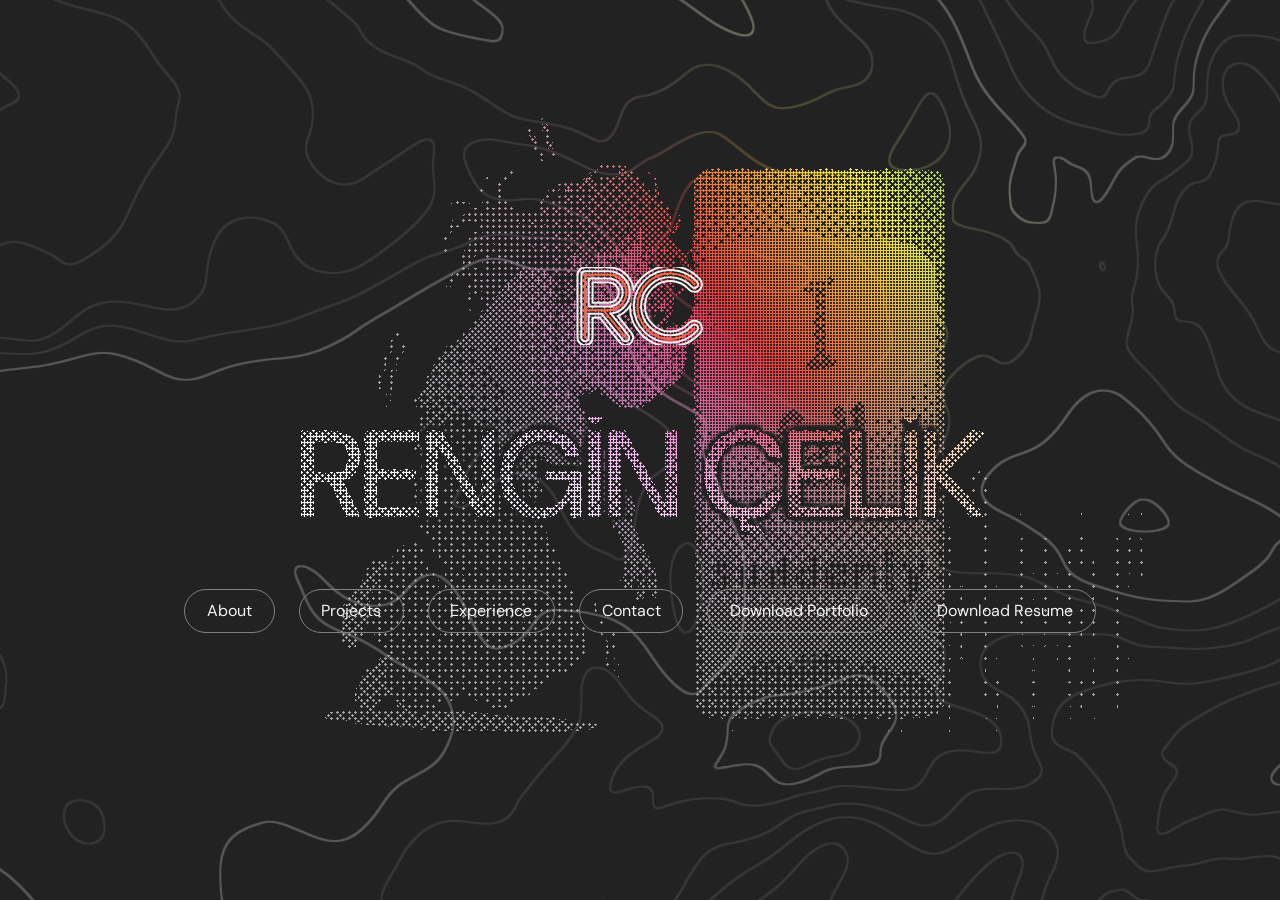
<file: index.html>
<!doctype html>
<html lang="en">
  <head>
    <meta charset="utf-8" />
    <meta name="viewport" content="width=device-width, initial-scale=1" />
    <title>Rengin Çelik</title>
    <meta name="description" content="Rengin Çelik, junior software developer. C++ and JavaScript projects built end to end: a bilingual web app with a serverless API, a real-time simulation app in the browser and a C++ engine compiled to WebAssembly." />
    <meta name="theme-color" content="#222222" />
    <link rel="icon" href="favicon.svg" type="image/svg+xml" />

    <link rel="preconnect" href="https://fonts.googleapis.com" />
    <link rel="preconnect" href="https://fonts.gstatic.com" crossorigin />
    <link
      href="https://fonts.googleapis.com/css2?family=DM+Mono:wght@400;500&family=DM+Sans:opsz,wght@9..40,400;9..40,500;9..40,600&display=swap"
      rel="stylesheet" />
	  

    <link rel="stylesheet" href="css/tokens.css" />
    <link rel="stylesheet" href="css/base.css" />
    <link rel="stylesheet" href="css/components.css" />
	  <link rel="stylesheet" href="css/desktop.css" />
  
  </head>

  <body id="top">
    <a class="skip-link" href="#main">Skip to content</a>
	
	<div id="desktop"></div>

	
	<script type="module" src="js/main.js"></script>
	
	<noscript>
		<p class="noscript">This site needs JavaScript to show its content.</p>
	</noscript>
  </body>
</html>
</file>
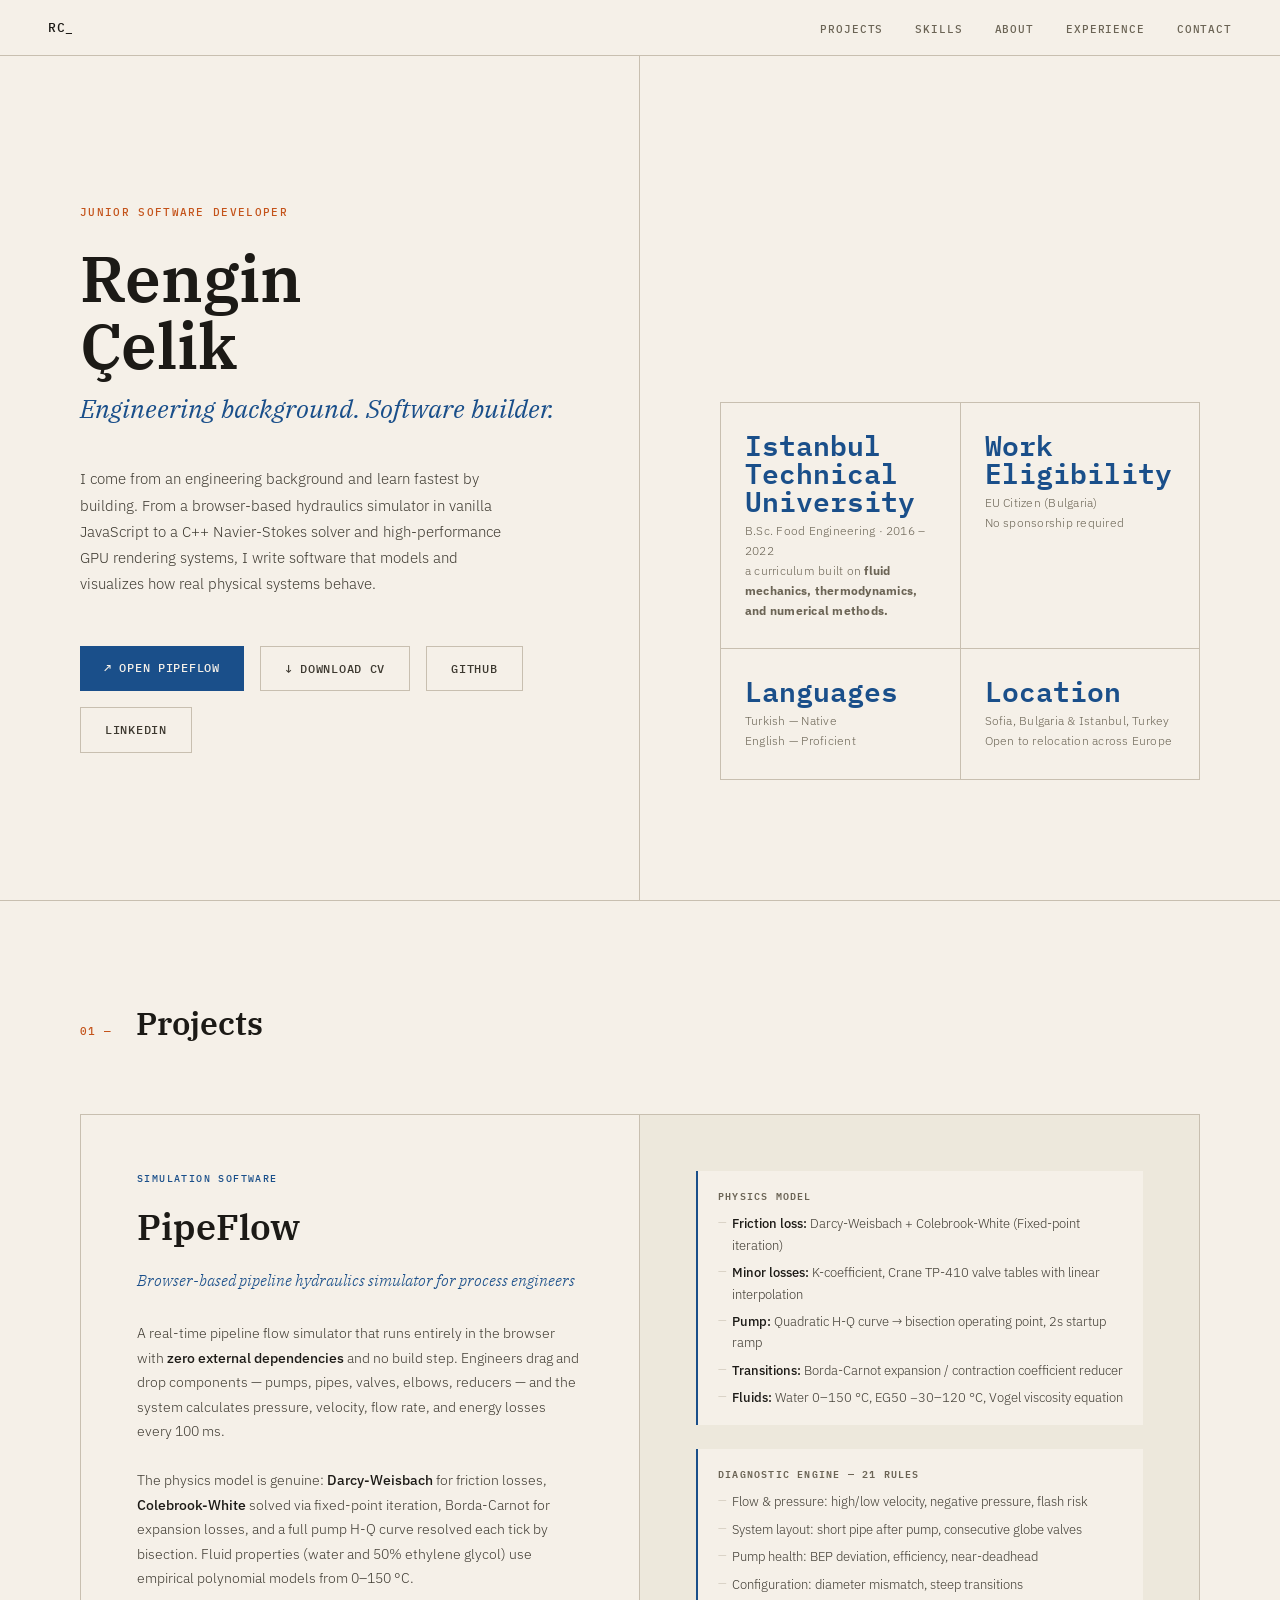
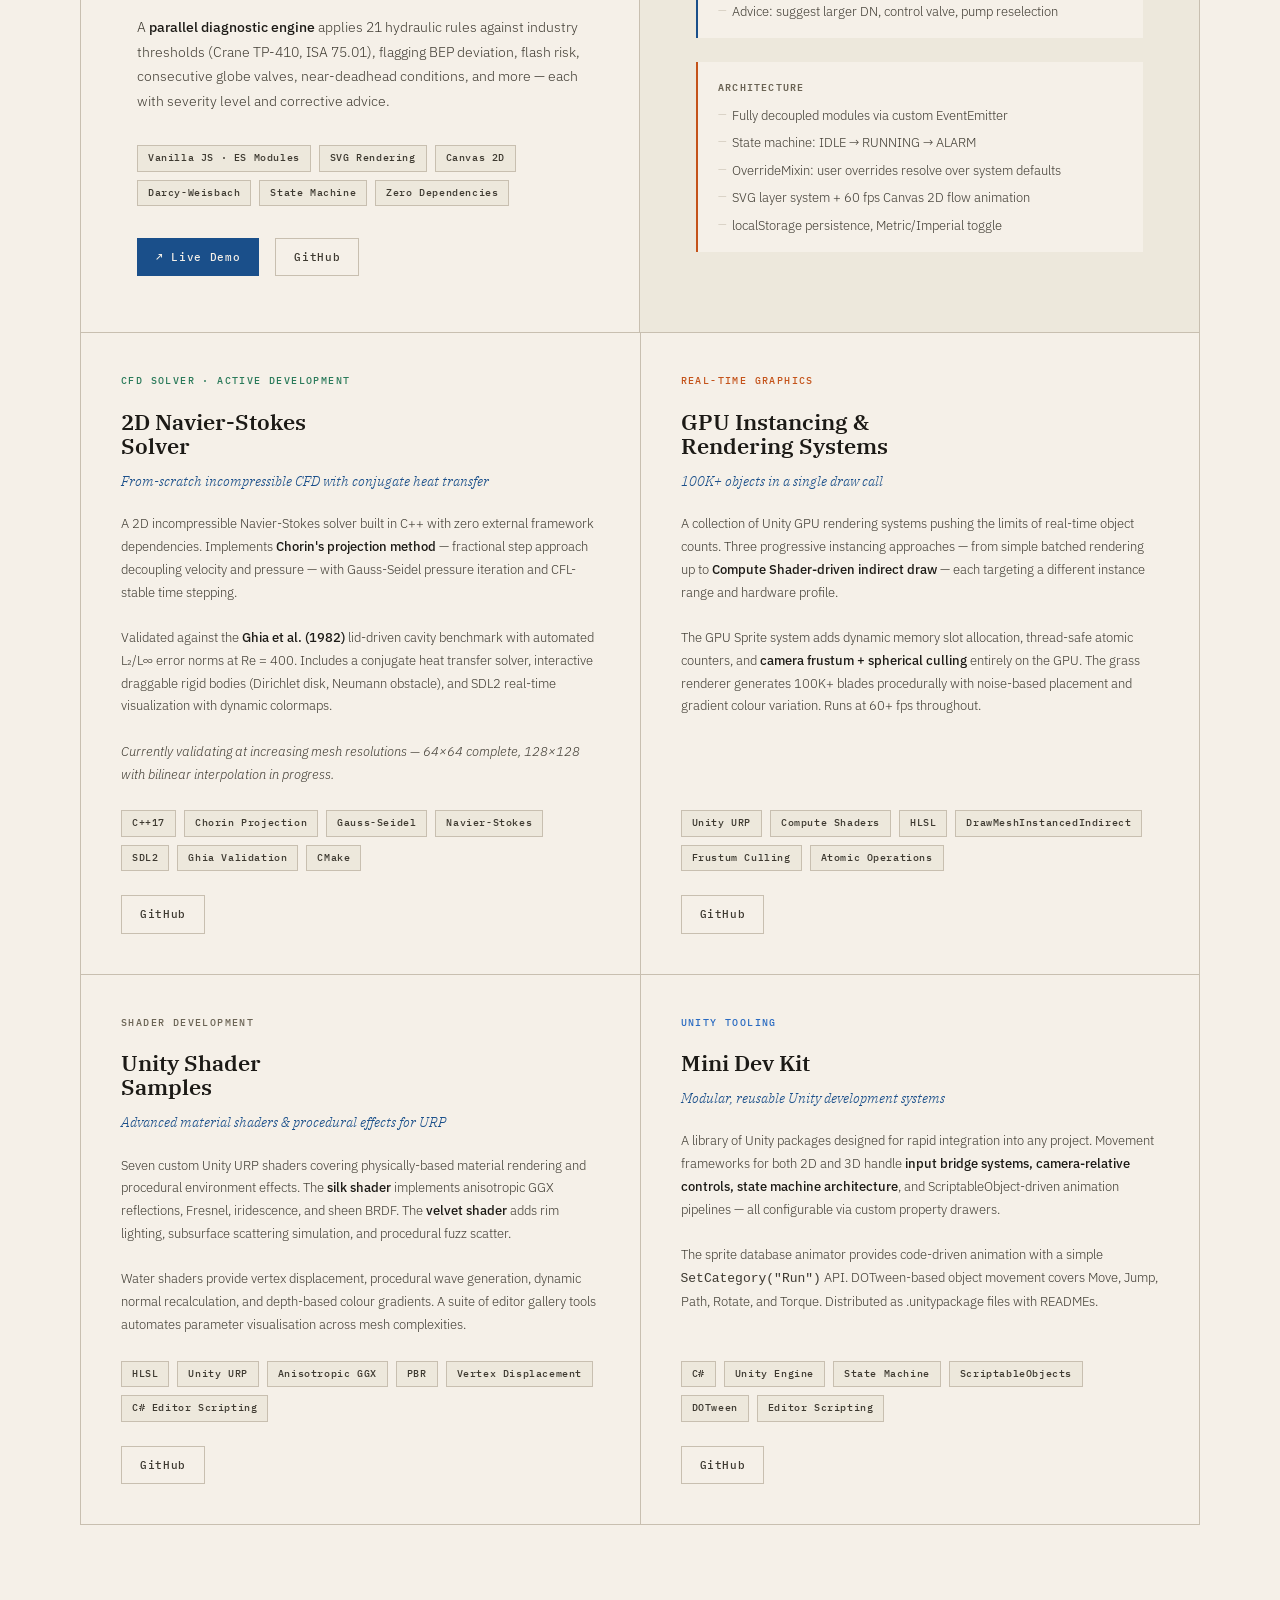
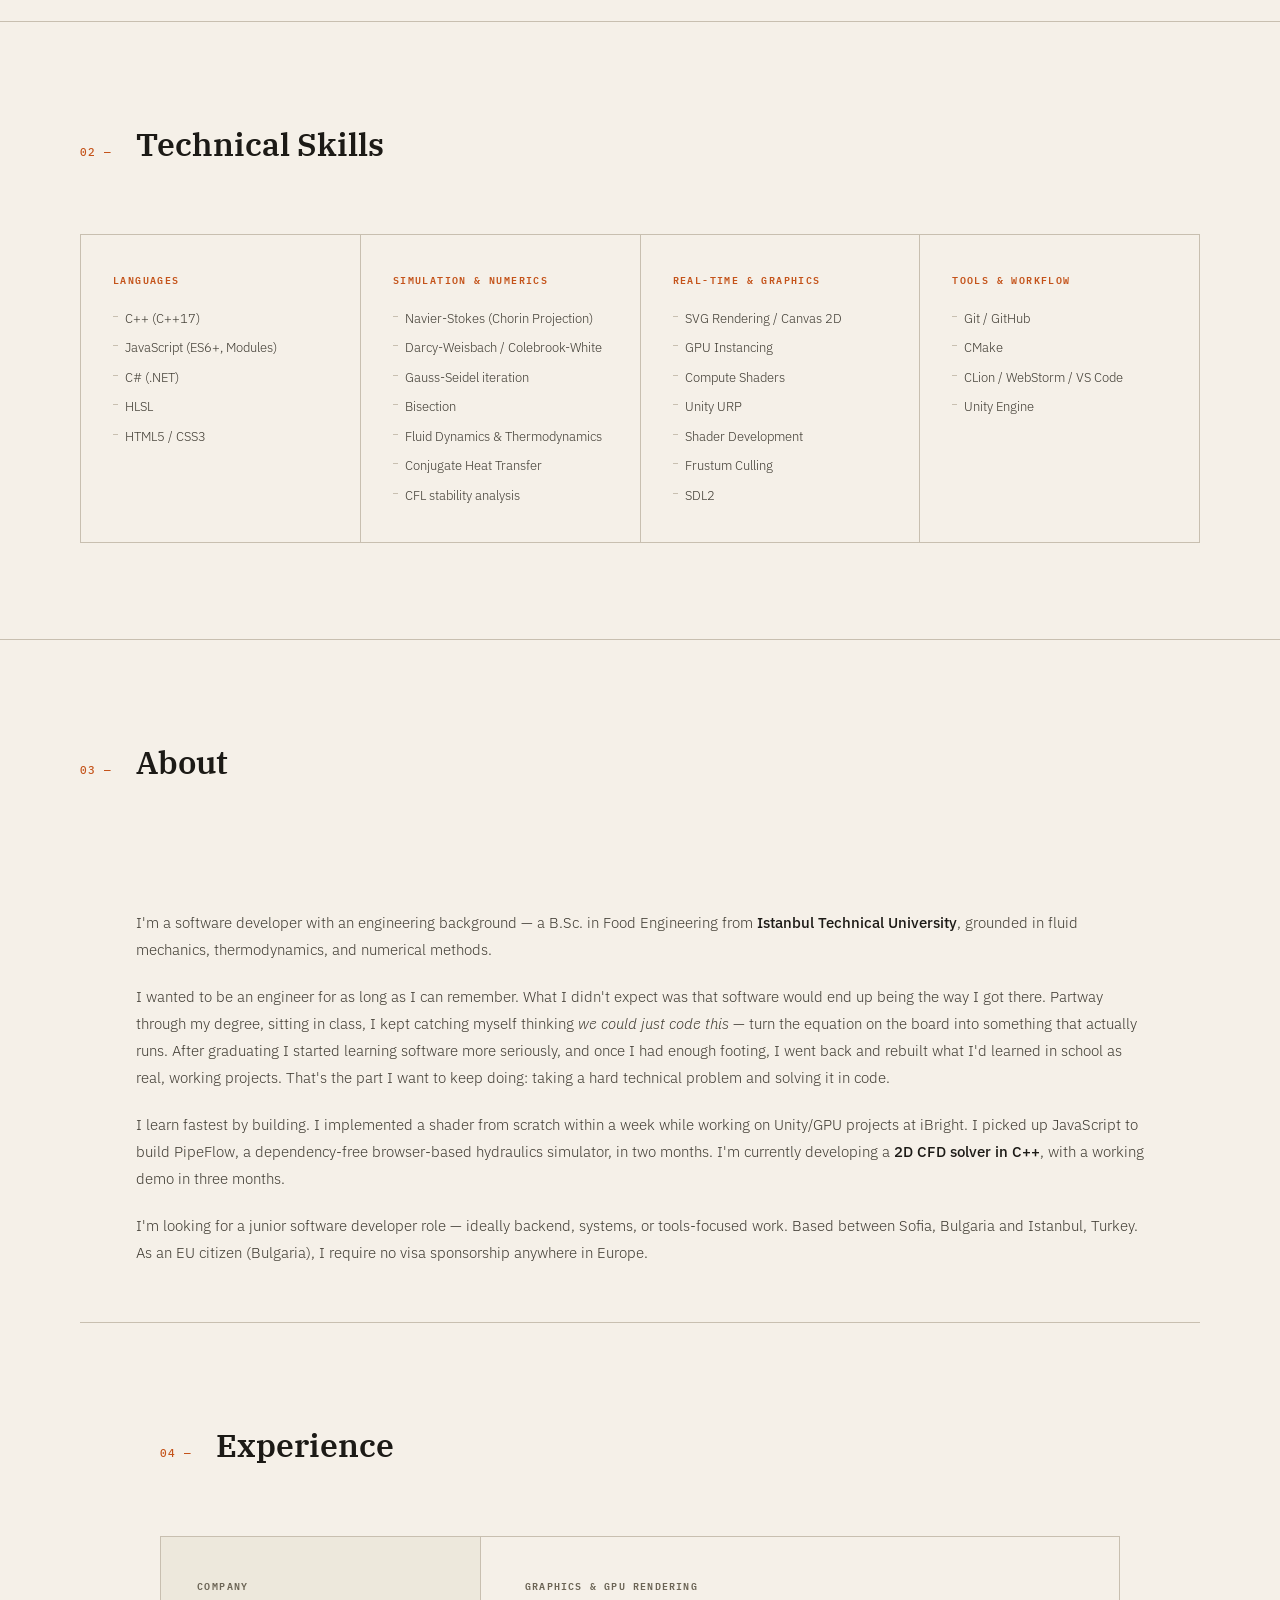
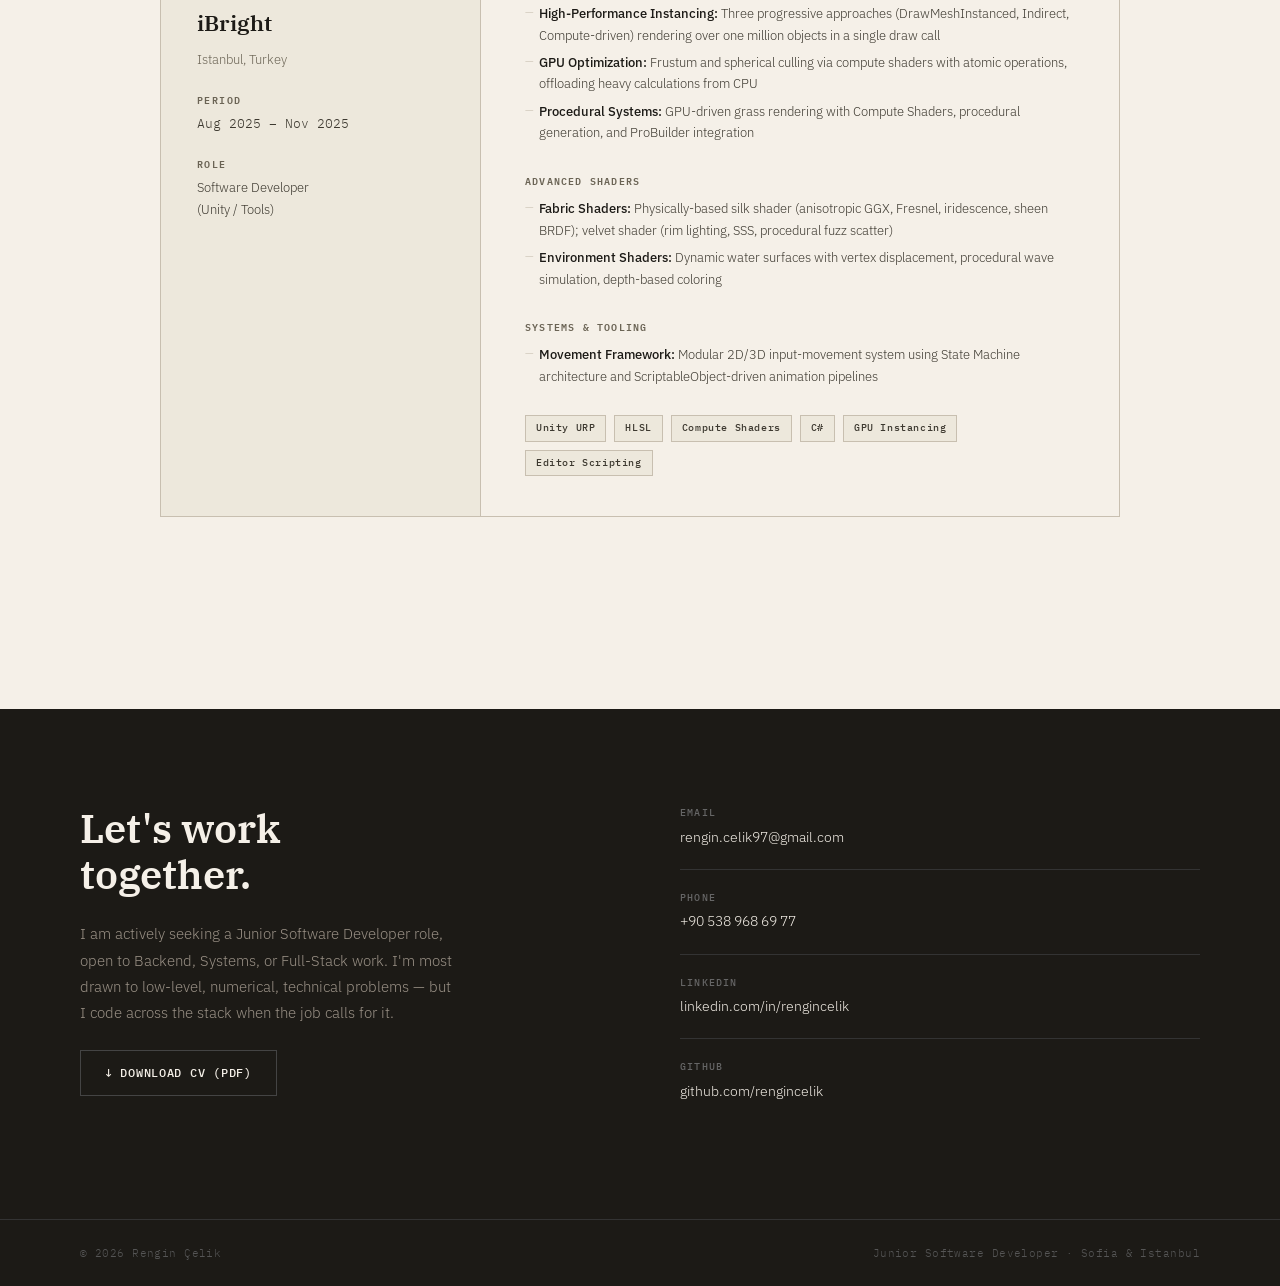
<file: index-old.html>
<!DOCTYPE html>
<html lang="en">
<head>
	<meta charset="UTF-8">
	<meta name="viewport" content="width=device-width, initial-scale=1.0">
	<title>Rengin Çelik — Junior Software Developer</title>
	<link href="https://fonts.googleapis.com/css2?family=IBM+Plex+Mono:ital,wght@0,400;0,500;0,600;1,400&family=IBM+Plex+Sans:ital,wght@0,300;0,400;0,500;0,600;1,300&family=IBM+Plex+Serif:ital,wght@0,400;0,600;1,400&display=swap" rel="stylesheet">
	<style>
		:root {
			--cream: #F5F0E8;
			--cream-dark: #EDE8DC;
			--cream-mid: #E8E0D0;
			--ink: #1C1A16;
			--ink-mid: #3D3930;
			--ink-light: #6B6455;
			--blue: #1A4F8A;
			--blue-light: #2A6BC2;
			--blue-pale: #D4E3F5;
			--orange: #C4531A;
			--orange-light: #E8763A;
			--orange-pale: #FAE8DC;
			--rule: #C8BFB0;
		}
		
		* { margin: 0; padding: 0; box-sizing: border-box; }
		html { scroll-behavior: smooth; }
		body {
			background: var(--cream);
			color: var(--ink);
			font-family: 'IBM Plex Sans', sans-serif;
			font-weight: 300;
			line-height: 1.65;
			overflow-x: hidden;
		}
		
		nav {
			position: fixed; top: 0; left: 0; right: 0; z-index: 100;
			background: var(--cream); border-bottom: 1px solid var(--rule);
			display: flex; justify-content: space-between; align-items: center;
			padding: 0 48px; height: 56px;
		}
		.nav-logo {
			font-family: 'IBM Plex Mono', monospace; font-size: 13px; font-weight: 500;
			color: var(--ink); letter-spacing: 0.04em; text-decoration: none;
		}
		.nav-links { display: flex; gap: 32px; list-style: none; }
		.nav-links a {
			font-family: 'IBM Plex Mono', monospace; font-size: 11px; font-weight: 500;
			color: var(--ink-light); text-decoration: none; letter-spacing: 0.08em;
			text-transform: uppercase; transition: color 0.2s;
		}
		.nav-links a:hover { color: var(--blue); }
		
		.hero {
			min-height: 100vh; display: grid; grid-template-columns: 1fr 1fr; padding-top: 56px;
		}
		.hero-left {
			display: flex; flex-direction: column; justify-content: center;
			padding: 80px 64px 80px 80px; border-right: 1px solid var(--rule);
		}
		.hero-tag {
			font-family: 'IBM Plex Mono', monospace; font-size: 11px; font-weight: 500;
			color: var(--orange); letter-spacing: 0.12em; text-transform: uppercase; margin-bottom: 24px;
		}
		.hero-name {
			font-family: 'IBM Plex Serif', serif; font-size: clamp(40px, 5vw, 64px);
			font-weight: 600; line-height: 1.05; color: var(--ink); margin-bottom: 8px;
		}
		.hero-title {
			font-family: 'IBM Plex Serif', serif; font-size: clamp(18px, 2.5vw, 26px);
			font-weight: 400; font-style: italic; color: var(--blue); margin-bottom: 36px;
		}
		.hero-bio {
			font-size: 15px; color: var(--ink-mid); line-height: 1.75;
			max-width: 440px; margin-bottom: 48px;
		}
		.hero-bio strong { font-weight: 500; color: var(--ink); }
		.hero-actions { display: flex; gap: 16px; flex-wrap: wrap; }
		.btn-primary {
			display: inline-block; background: var(--blue); color: var(--cream);
			font-family: 'IBM Plex Mono', monospace; font-size: 12px; font-weight: 500;
			letter-spacing: 0.06em; text-transform: uppercase; text-decoration: none;
			padding: 12px 24px; transition: background 0.2s, transform 0.15s;
		}
		.btn-primary:hover { background: var(--blue-light); transform: translateY(-1px); }
		.btn-secondary {
			display: inline-block; border: 1px solid var(--rule); color: var(--ink-mid);
			font-family: 'IBM Plex Mono', monospace; font-size: 12px; font-weight: 500;
			letter-spacing: 0.06em; text-transform: uppercase; text-decoration: none;
			padding: 12px 24px; transition: border-color 0.2s, color 0.2s, transform 0.15s;
		}
		.btn-secondary:hover { border-color: var(--blue); color: var(--blue); transform: translateY(-1px); }
		.hero-right { display: flex; flex-direction: column; justify-content: flex-end; padding: 80px; }
		.hero-stats {
			display: grid; grid-template-columns: 1fr 1fr; gap: 1px;
			background: var(--rule); border: 1px solid var(--rule); margin-bottom: 40px;
		}
		.stat-item { background: var(--cream); padding: 28px 24px; }
		.stat-num {
			font-family: 'IBM Plex Mono', monospace; font-size: 28px; font-weight: 600;
			color: var(--blue); line-height: 1; margin-bottom: 6px;
		}
		.stat-label { font-size: 12px; color: var(--ink-light); letter-spacing: 0.02em; }
		
		.section { padding: 96px 80px; border-top: 1px solid var(--rule); }
		.section-header { display: flex; align-items: baseline; gap: 24px; margin-bottom: 64px; }
		.section-num {
			font-family: 'IBM Plex Mono', monospace; font-size: 11px; font-weight: 500;
			color: var(--orange); letter-spacing: 0.1em;
		}
		.section-title { font-family: 'IBM Plex Serif', serif; font-size: 32px; font-weight: 600; color: var(--ink); }
		
		.projects-grid { display: grid; gap: 1px; background: var(--rule); border: 1px solid var(--rule); }
		.project-featured { background: var(--cream); display: grid; grid-template-columns: 1fr 1fr; }
		.project-featured-left {
			padding: 56px; border-right: 1px solid var(--rule); display: flex; flex-direction: column;
		}
		.project-kind {
			font-family: 'IBM Plex Mono', monospace; font-size: 10px; font-weight: 500;
			letter-spacing: 0.14em; text-transform: uppercase; margin-bottom: 20px;
		}
		.project-kind.kind-sim    { color: var(--blue); }
		.project-kind.kind-cfd    { color: #2A7A5A; }
		.project-kind.kind-gpu    { color: var(--orange); }
		.project-kind.kind-shader { color: var(--ink-light); }
		.project-kind.kind-tool   { color: var(--blue-light); }
		
		.project-name {
			font-family: 'IBM Plex Serif', serif; font-size: 36px; font-weight: 600;
			line-height: 1.1; color: var(--ink); margin-bottom: 20px;
		}
		.project-tagline {
			font-family: 'IBM Plex Serif', serif; font-style: italic;
			font-size: 16px; color: var(--blue); margin-bottom: 28px;
		}
		.project-desc { font-size: 14px; color: var(--ink-mid); line-height: 1.75; flex: 1; margin-bottom: 32px; }
		.project-desc strong { font-weight: 500; color: var(--ink); }
		.project-tech { display: flex; flex-wrap: wrap; gap: 8px; margin-bottom: 32px; }
		.tech-pill {
			font-family: 'IBM Plex Mono', monospace; font-size: 10px; font-weight: 500;
			letter-spacing: 0.06em; padding: 4px 10px;
			background: var(--cream-dark); color: var(--ink-mid); border: 1px solid var(--rule);
		}
		.project-links { display: flex; gap: 16px; flex-wrap: wrap; }
		.project-link {
			font-family: 'IBM Plex Mono', monospace; font-size: 11px; font-weight: 500;
			letter-spacing: 0.06em; text-decoration: none; padding: 9px 18px;
			border: 1px solid var(--rule); color: var(--ink-mid); transition: all 0.2s;
		}
		.project-link:hover { border-color: var(--blue); color: var(--blue); background: var(--blue-pale); }
		.project-link.primary { background: var(--blue); color: var(--cream); border-color: var(--blue); }
		.project-link.primary:hover { background: var(--blue-light); border-color: var(--blue-light); }
		
		.project-featured-right {
			padding: 56px; background: var(--cream-dark); display: flex; flex-direction: column; gap: 24px;
		}
		.spec-block { border-left: 2px solid var(--blue); padding: 16px 20px; background: var(--cream); }
		.spec-block.orange { border-left-color: var(--orange); }
		.spec-block.green  { border-left-color: #2A7A5A; }
		.spec-title {
			font-family: 'IBM Plex Mono', monospace; font-size: 10px; font-weight: 600;
			letter-spacing: 0.12em; text-transform: uppercase; color: var(--ink-light); margin-bottom: 10px;
		}
		.spec-items { list-style: none; display: flex; flex-direction: column; gap: 6px; }
		.spec-items li {
			font-size: 13px; color: var(--ink-mid); padding-left: 14px; position: relative;
		}
		.spec-items li::before { content: '—'; position: absolute; left: 0; color: var(--rule); font-size: 11px; }
		.spec-items li strong { font-weight: 500; color: var(--ink); }
		
		/* 2×2 secondary grid */
		.projects-secondary {
			display: grid; grid-template-columns: repeat(2, 1fr); gap: 1px; background: var(--rule);
		}
		.project-card { background: var(--cream); padding: 40px; display: flex; flex-direction: column; transition: background 0.2s; }
		.project-card:hover { background: var(--cream-dark); }
		.project-card .project-name { font-size: 22px; margin-bottom: 12px; }
		.project-card .project-tagline { font-size: 14px; margin-bottom: 20px; }
		.project-card .project-desc { font-size: 13px; margin-bottom: 24px; }
		.project-card .project-tech { margin-bottom: 24px; }
		.project-card .project-links { margin-top: auto; }
		
		.skills-grid {
			display: grid; grid-template-columns: repeat(4, 1fr);
			gap: 1px; background: var(--rule); border: 1px solid var(--rule);
		}
		.skill-group { background: var(--cream); padding: 36px 32px; }
		.skill-group-title {
			font-family: 'IBM Plex Mono', monospace; font-size: 10px; font-weight: 600;
			letter-spacing: 0.14em; text-transform: uppercase; color: var(--orange); margin-bottom: 20px;
		}
		.skill-list { list-style: none; display: flex; flex-direction: column; gap: 8px; }
		.skill-list li { font-size: 13px; color: var(--ink-mid); padding-left: 12px; position: relative; }
		.skill-list li::before {
			content: ''; position: absolute; left: 0; top: 8px; width: 5px; height: 1px; background: var(--rule);
		}
		
		.about-main { background: var(--cream); padding: 56px; }
		.about-main p { font-size: 15px; color: var(--ink-mid); line-height: 1.8; margin-bottom: 20px; }
		.about-main p:last-child { margin-bottom: 0; }
		.about-main strong { font-weight: 500; color: var(--ink); }
		
		.contact-section {
			background: var(--ink); padding: 96px 80px;
			display: grid; grid-template-columns: 1fr 1fr; gap: 80px;
		}
		.contact-left h2 {
			font-family: 'IBM Plex Serif', serif; font-size: 40px; font-weight: 600;
			color: var(--cream); line-height: 1.15; margin-bottom: 24px;
		}
		.contact-left p { font-size: 15px; color: #9A9186; line-height: 1.75; max-width: 380px; }
		.contact-right { display: flex; flex-direction: column; justify-content: center; gap: 20px; }
		.contact-item {
			display: flex; flex-direction: column; gap: 4px;
			padding-bottom: 20px; border-bottom: 1px solid #333;
		}
		.contact-item:last-child { border-bottom: none; }
		.contact-item-label {
			font-family: 'IBM Plex Mono', monospace; font-size: 10px; font-weight: 500;
			letter-spacing: 0.12em; text-transform: uppercase; color: #666;
		}
		.contact-item-value { font-size: 14px; color: var(--cream); }
		.contact-item-value a { color: var(--cream); text-decoration: none; transition: color 0.2s; }
		.contact-item-value a:hover { color: var(--orange-light); }
		
		footer {
			background: var(--ink); border-top: 1px solid #333; padding: 24px 80px;
			display: flex; justify-content: space-between; align-items: center;
		}
		footer p { font-family: 'IBM Plex Mono', monospace; font-size: 11px; color: #555; letter-spacing: 0.04em; }
		
		@media (max-width: 1024px) {
			nav { padding: 0 32px; }
			.hero { grid-template-columns: 1fr; }
			.hero-left { padding: 64px 32px; border-right: none; border-bottom: 1px solid var(--rule); }
			.hero-right { padding: 48px 32px; }
			.section { padding: 72px 32px; }
			.project-featured { grid-template-columns: 1fr; }
			.project-featured-right { border-top: 1px solid var(--rule); }
			.projects-secondary { grid-template-columns: 1fr; }
			.skills-grid { grid-template-columns: 1fr 1fr; }
			.contact-section { grid-template-columns: 1fr; gap: 48px; padding: 72px 32px; }
			footer { padding: 24px 32px; flex-direction: column; gap: 12px; }
		}
		@media (max-width: 640px) {
			nav { padding: 0 20px; }
			.nav-links { display: none; }
			.hero-left { padding: 48px 20px; }
			.hero-right { padding: 32px 20px; }
			.section { padding: 56px 20px; }
			.project-featured-left, .project-featured-right { padding: 36px 20px; }
			.project-card { padding: 28px 20px; }
			.skills-grid { grid-template-columns: 1fr; }
			.about-main { padding: 36px 20px; }
			.contact-section { padding: 56px 20px; }
			footer { padding: 20px; }
		}
		
		@keyframes fadeUp {
			from { opacity: 0; transform: translateY(16px); }
			to   { opacity: 1; transform: translateY(0); }
		}
		.hero-tag    { animation: fadeUp 0.5s ease both; animation-delay: 0.1s; }
		.hero-name   { animation: fadeUp 0.5s ease both; animation-delay: 0.2s; }
		.hero-title  { animation: fadeUp 0.5s ease both; animation-delay: 0.3s; }
		.hero-bio    { animation: fadeUp 0.5s ease both; animation-delay: 0.4s; }
		.hero-actions{ animation: fadeUp 0.5s ease both; animation-delay: 0.5s; }
		.hero-stats  { animation: fadeUp 0.5s ease both; animation-delay: 0.3s; }
	</style>
</head>
<body>

<nav>
	<a class="nav-logo" href="#">RC_</a>
	<ul class="nav-links">
		<li><a href="#projects">Projects</a></li>
		<li><a href="#skills">Skills</a></li>
		<li><a href="#about">About</a></li>
		<li><a href="#experience">Experience</a></li>
		<li><a href="#contact">Contact</a></li>
	</ul>
</nav>

<section class="hero">
	<div class="hero-left">
		<div class="hero-tag">Junior Software Developer</div>
		<h1 class="hero-name">Rengin<br>Çelik</h1>
		<div class="hero-title">Engineering background. Software builder.</div>
		<p class="hero-bio">
			I come from an engineering background and learn fastest by building. From a browser-based hydraulics simulator in vanilla JavaScript to a C++ Navier-Stokes solver and high-performance GPU rendering systems, I write software that models and visualizes how real physical systems behave.
		</p>
		<div class="hero-actions">
			<a class="btn-primary" href="https://rengincelik.github.io/pipeFlow/" target="_blank">↗ Open PipeFlow</a>
			<a class="btn-secondary" href="assets/documents/Rengin_Celik_Resume.pdf" download>↓ Download CV</a>
			<a class="btn-secondary" href="https://github.com/rengincelik" target="_blank">GitHub</a>
			<a class="btn-secondary" href="https://linkedin.com/in/rengincelik" target="_blank">LinkedIn</a>
		</div>
	</div>
	<div class="hero-right">
		<div class="hero-stats">
			<div class="stat-item">
				<div class="stat-num">Istanbul Technical University</div>
				<div class="stat-label">B.Sc. Food Engineering · 2016 – 2022</div>
				<div class="stat-label">a curriculum built on <strong>fluid mechanics, thermodynamics, and numerical methods.</strong></div>
			</div>
			<div class="stat-item">
				<div class="stat-num">Work Eligibility</div>
				<div class="stat-label">EU Citizen (Bulgaria)<br>No sponsorship required</div>
			</div>
			<div class="stat-item">
				<div class="stat-num">Languages</div>
				<div class="stat-label">Turkish — Native<br>English — Proficient</div>
			</div>
			<div class="stat-item">
				<div class="stat-num">Location</div>
				<div class="stat-label">Sofia, Bulgaria &amp; Istanbul, Turkey</div>
				<div class="stat-label">Open to relocation across Europe</div>
			</div>
		</div>
	</div>
</section>

<!-- PROJECTS -->
<section class="section" id="projects">
	<div class="section-header">
		<span class="section-num">01 —</span>
		<h2 class="section-title">Projects</h2>
	</div>
	
	<div class="projects-grid">
		
		<!-- Featured: PipeFlow -->
		<div class="project-featured">
			<div class="project-featured-left">
				<div class="project-kind kind-sim">Simulation Software</div>
				<h3 class="project-name">PipeFlow</h3>
				<div class="project-tagline">Browser-based pipeline hydraulics simulator for process engineers</div>
				<p class="project-desc">
					A real-time pipeline flow simulator that runs entirely in the browser with
					<strong>zero external dependencies</strong> and no build step. Engineers drag and drop
					components — pumps, pipes, valves, elbows, reducers — and the system calculates
					pressure, velocity, flow rate, and energy losses every 100 ms.<br><br>
					The physics model is genuine: <strong>Darcy-Weisbach</strong> for friction losses,
					<strong>Colebrook-White</strong> solved via fixed-point iteration, Borda-Carnot
					for expansion losses, and a full pump H-Q curve resolved each tick by bisection.
					Fluid properties (water and 50% ethylene glycol) use empirical polynomial models
					from 0–150 °C.<br><br>
					A <strong>parallel diagnostic engine</strong> applies 21 hydraulic rules against
					industry thresholds (Crane TP-410, ISA 75.01), flagging BEP deviation, flash risk,
					consecutive globe valves, near-deadhead conditions, and more — each with severity
					level and corrective advice.
				</p>
				<div class="project-tech">
					<span class="tech-pill">Vanilla JS · ES Modules</span>
					<span class="tech-pill">SVG Rendering</span>
					<span class="tech-pill">Canvas 2D</span>
					<span class="tech-pill">Darcy-Weisbach</span>
					<span class="tech-pill">State Machine</span>
					<span class="tech-pill">Zero Dependencies</span>
				</div>
				<div class="project-links">
					<a class="project-link primary" href="https://rengincelik.github.io/pipeFlow/" target="_blank">↗ Live Demo</a>
					<a class="project-link" href="https://github.com/rengincelik/pipeFlow" target="_blank">GitHub</a>
				</div>
			</div>
			<div class="project-featured-right">
				<div class="spec-block">
					<div class="spec-title">Physics Model</div>
					<ul class="spec-items">
						<li><strong>Friction loss:</strong> Darcy-Weisbach + Colebrook-White (Fixed-point iteration)</li>
						<li><strong>Minor losses:</strong> K-coefficient, Crane TP-410 valve tables with linear interpolation</li>
						<li><strong>Pump:</strong> Quadratic H-Q curve → bisection operating point, 2s startup ramp</li>
						<li><strong>Transitions:</strong> Borda-Carnot expansion / contraction coefficient reducer</li>
						<li><strong>Fluids:</strong> Water 0–150 °C, EG50 −30–120 °C, Vogel viscosity equation</li>
					</ul>
				</div>
				<div class="spec-block">
					<div class="spec-title">Diagnostic Engine — 21 Rules</div>
					<ul class="spec-items">
						<li>Flow &amp; pressure: high/low velocity, negative pressure, flash risk</li>
						<li>System layout: short pipe after pump, consecutive globe valves</li>
						<li>Pump health: BEP deviation, efficiency, near-deadhead</li>
						<li>Configuration: diameter mismatch, steep transitions</li>
						<li>Advice: suggest larger DN, control valve, pump reselection</li>
					</ul>
				</div>
				<div class="spec-block orange">
					<div class="spec-title">Architecture</div>
					<ul class="spec-items">
						<li>Fully decoupled modules via custom EventEmitter</li>
						<li>State machine: IDLE → RUNNING → ALARM</li>
						<li>OverrideMixin: user overrides resolve over system defaults</li>
						<li>SVG layer system + 60 fps Canvas 2D flow animation</li>
						<li>localStorage persistence, Metric/Imperial toggle</li>
					</ul>
				</div>
			</div>
		</div>
		
		<!-- 2×2 secondary grid -->
		<div class="projects-secondary">
			
			<!-- CFD Solver -->
			<div class="project-card">
				<div class="project-kind kind-cfd">CFD Solver · Active Development</div>
				<h3 class="project-name">2D Navier-Stokes<br>Solver</h3>
				<div class="project-tagline">From-scratch incompressible CFD with conjugate heat transfer</div>
				<p class="project-desc">
					A 2D incompressible Navier-Stokes solver built in C++ with zero external framework
					dependencies. Implements <strong>Chorin's projection method</strong> — fractional step
					approach decoupling velocity and pressure — with Gauss-Seidel pressure iteration and
					CFL-stable time stepping.<br><br>
					Validated against the <strong>Ghia et al. (1982)</strong> lid-driven cavity benchmark
					with automated L₂/L∞ error norms at Re = 400. Includes a conjugate heat transfer
					solver, interactive draggable rigid bodies (Dirichlet disk, Neumann obstacle), and
					SDL2 real-time visualization with dynamic colormaps.<br><br>
					<em>Currently validating at increasing mesh resolutions — 64×64 complete,
					    128×128 with bilinear interpolation in progress.</em>
				</p>
				<div class="project-tech">
					<span class="tech-pill">C++17</span>
					<span class="tech-pill">Chorin Projection</span>
					<span class="tech-pill">Gauss-Seidel</span>
					<span class="tech-pill">Navier-Stokes</span>
					<span class="tech-pill">SDL2</span>
					<span class="tech-pill">Ghia Validation</span>
					<span class="tech-pill">CMake</span>
				</div>
				<div class="project-links">
					<a class="project-link" href="https://github.com/rengincelik/cfd-simulation" target="_blank">GitHub</a>
				</div>
			</div>
			<!-- GPU Instancing -->
			<div class="project-card">
				<div class="project-kind kind-gpu">Real-Time Graphics</div>
				<h3 class="project-name">GPU Instancing &amp;<br>Rendering Systems</h3>
				<div class="project-tagline">100K+ objects in a single draw call</div>
				<p class="project-desc">
					A collection of Unity GPU rendering systems pushing the limits of real-time object counts.
					Three progressive instancing approaches — from simple batched rendering up to
					<strong>Compute Shader-driven indirect draw</strong> — each targeting a different instance
					range and hardware profile.<br><br>
					The GPU Sprite system adds dynamic memory slot allocation, thread-safe atomic counters,
					and <strong>camera frustum + spherical culling</strong> entirely on the GPU. The grass
					renderer generates 100K+ blades procedurally with noise-based placement and gradient
					colour variation. Runs at 60+ fps throughout.
				</p>
				<div class="project-tech">
					<span class="tech-pill">Unity URP</span>
					<span class="tech-pill">Compute Shaders</span>
					<span class="tech-pill">HLSL</span>
					<span class="tech-pill">DrawMeshInstancedIndirect</span>
					<span class="tech-pill">Frustum Culling</span>
					<span class="tech-pill">Atomic Operations</span>
				</div>
				<div class="project-links">
					<a class="project-link" href="https://github.com/rengincelik/GPU_Rendering" target="_blank">GitHub</a>
				</div>
			</div>
			
			<!-- Shader Samples -->
			<div class="project-card">
				<div class="project-kind kind-shader">Shader Development</div>
				<h3 class="project-name">Unity Shader<br>Samples</h3>
				<div class="project-tagline">Advanced material shaders &amp; procedural effects for URP</div>
				<p class="project-desc">
					Seven custom Unity URP shaders covering physically-based material rendering and
					procedural environment effects. The <strong>silk shader</strong> implements anisotropic
					GGX reflections, Fresnel, iridescence, and sheen BRDF. The <strong>velvet shader</strong>
					adds rim lighting, subsurface scattering simulation, and procedural fuzz scatter.<br><br>
					Water shaders provide vertex displacement, procedural wave generation, dynamic normal
					recalculation, and depth-based colour gradients. A suite of editor gallery tools
					automates parameter visualisation across mesh complexities.
				</p>
				<div class="project-tech">
					<span class="tech-pill">HLSL</span>
					<span class="tech-pill">Unity URP</span>
					<span class="tech-pill">Anisotropic GGX</span>
					<span class="tech-pill">PBR</span>
					<span class="tech-pill">Vertex Displacement</span>
					<span class="tech-pill">C# Editor Scripting</span>
				</div>
				<div class="project-links">
					<a class="project-link" href="https://github.com/rengincelik/Shaders" target="_blank">GitHub</a>
				</div>
			</div>
			
			<!-- Mini Dev Kit -->
			<div class="project-card">
				<div class="project-kind kind-tool">Unity Tooling</div>
				<h3 class="project-name">Mini Dev Kit</h3>
				<div class="project-tagline">Modular, reusable Unity development systems</div>
				<p class="project-desc">
					A library of Unity packages designed for rapid integration into any project.
					Movement frameworks for both 2D and 3D handle <strong>input bridge systems,
					                                                      camera-relative controls, state machine architecture</strong>, and
					ScriptableObject-driven animation pipelines — all configurable via custom
					property drawers.<br><br>
					The sprite database animator provides code-driven animation with a simple
					<code>SetCategory("Run")</code> API. DOTween-based object movement covers Move,
					Jump, Path, Rotate, and Torque. Distributed as .unitypackage files with READMEs.
				</p>
				<div class="project-tech">
					<span class="tech-pill">C#</span>
					<span class="tech-pill">Unity Engine</span>
					<span class="tech-pill">State Machine</span>
					<span class="tech-pill">ScriptableObjects</span>
					<span class="tech-pill">DOTween</span>
					<span class="tech-pill">Editor Scripting</span>
				</div>
				<div class="project-links">
					<a class="project-link" href="https://github.com/rengincelik/Mini-Dev-Kit" target="_blank">GitHub</a>
				</div>
			</div>
		
		</div>
	</div>
</section>

<!-- SKILLS -->
<section class="section" id="skills">
	<div class="section-header">
		<span class="section-num">02 —</span>
		<h2 class="section-title">Technical Skills</h2>
	</div>
	<div class="skills-grid">
		<div class="skill-group">
			<div class="skill-group-title">Languages</div>
			<ul class="skill-list">
				<li>C++ (C++17)</li>
				<li>JavaScript (ES6+, Modules)</li>
				<li>C# (.NET)</li>
				<li>HLSL</li>
				<li>HTML5 / CSS3</li>
			</ul>
		</div>
		<div class="skill-group">
			<div class="skill-group-title">Simulation & Numerics</div>
			<ul class="skill-list">
				<li>Navier-Stokes (Chorin Projection)</li>
				<li>Darcy-Weisbach / Colebrook-White</li>
				<li>Gauss-Seidel iteration</li>
				<li>Bisection</li>
				<li>Fluid Dynamics &amp; Thermodynamics</li>
				<li>Conjugate Heat Transfer</li>
				<li>CFL stability analysis</li>
			</ul>
		</div>
		<div class="skill-group">
			<div class="skill-group-title">Real-Time & Graphics</div>
			<ul class="skill-list">
				<li>SVG Rendering / Canvas 2D</li>
				<li>GPU Instancing</li>
				<li>Compute Shaders</li>
				<li>Unity URP</li>
				<li>Shader Development</li>
				<li>Frustum Culling</li>
				<li>SDL2</li>
			</ul>
		</div>
		<div class="skill-group">
			<div class="skill-group-title">Tools & Workflow</div>
			<ul class="skill-list">
				<li>Git / GitHub</li>
				<li>CMake</li>
				<li>CLion / WebStorm / VS Code</li>
				<li>Unity Engine</li>
			</ul>
		</div>
	</div>
</section>

<!-- ABOUT -->
<section class="section" id="about">
	<div class="section-header">
		<span class="section-num">03 —</span>
		<h2 class="section-title">About</h2>
	</div>
	<div class="about-main">
		<p>
			I'm a software developer with an engineering background — a B.Sc. in Food Engineering
			from <strong>Istanbul Technical University</strong>, grounded in fluid mechanics,
			thermodynamics, and numerical methods.
		</p>
		<p>
			I wanted to be an engineer for as long as I can remember. What I didn't expect was that
			software would end up being the way I got there. Partway through my degree, sitting in
			class, I kept catching myself thinking <em>we could just code this</em> — turn the
			equation on the board into something that actually runs. After graduating I started
			learning software more seriously, and once I had enough footing, I went back and
			rebuilt what I'd learned in school as real, working projects. That's the part I want
			to keep doing: taking a hard technical problem and solving it in code.
		</p>
		<p>
			I learn fastest by building. I implemented a shader from scratch within a week while
			working on Unity/GPU projects at iBright. I picked up JavaScript to build PipeFlow, a
			dependency-free browser-based hydraulics simulator, in two months. I'm currently
			developing a <strong>2D CFD solver in C++</strong>, with a working demo in three months.
		</p>
		<p>
			I'm looking for a junior software developer role — ideally backend, systems, or
			tools-focused work. Based between Sofia, Bulgaria and Istanbul, Turkey. As an EU citizen (Bulgaria), I
			require no visa sponsorship
			anywhere in Europe.
		</p>
	</div>
	
	<!-- EXPERIENCE -->
	<section class="section" id="experience">
		<div class="section-header">
			<span class="section-num">04 —</span>
			<h2 class="section-title">Experience</h2>
		</div>
		<div style="border: 1px solid var(--rule);">
			<div style="display: grid; grid-template-columns: 1fr 2fr; gap: 1px; background: var(--rule);">
				<div style="background: var(--cream-dark); padding: 40px 36px;">
					<div style="font-family:'IBM Plex Mono',monospace;font-size:10px;font-weight:600;letter-spacing:0.14em;text-transform:uppercase;color:var(--ink-light);margin-bottom:12px;">Company</div>
					<div style="font-family: 'IBM Plex Serif', serif; font-size: 22px; font-weight: 600; color: var(--ink); margin-bottom: 8px;">iBright</div>
					<div style="font-size: 13px; color: var(--ink-light); margin-bottom: 20px;">Istanbul, Turkey</div>
					<div style="font-family:'IBM Plex Mono',monospace;font-size:10px;font-weight:600;letter-spacing:0.14em;text-transform:uppercase;color:var(--ink-light);margin-bottom:6px;">Period</div>
					<div style="font-family: 'IBM Plex Mono', monospace; font-size: 13px; color: var(--ink-mid);">Aug 2025 – Nov 2025</div>
					<div style="margin-top: 20px;">
						<div style="font-family:'IBM Plex Mono',monospace;font-size:10px;font-weight:600;letter-spacing:0.14em;text-transform:uppercase;color:var(--ink-light);margin-bottom:6px;">Role</div>
						<div style="font-size: 13px; color: var(--ink-mid);">Software Developer<br>(Unity / Tools)</div>
					</div>
				</div>
				<div style="background: var(--cream); padding: 40px 44px; display: flex; flex-direction: column; gap: 28px;">
					<div>
						<div class="spec-title">Graphics &amp; GPU Rendering</div>
						<ul class="spec-items">
							<li><strong>High-Performance Instancing:</strong> Three progressive approaches (DrawMeshInstanced, Indirect, Compute-driven) rendering over one million objects in a single draw call</li>
							<li><strong>GPU Optimization:</strong> Frustum and spherical culling via compute shaders with atomic operations, offloading heavy calculations from CPU</li>
							<li><strong>Procedural Systems:</strong> GPU-driven grass rendering with Compute Shaders, procedural generation, and ProBuilder integration</li>
						</ul>
					</div>
					<div>
						<div class="spec-title">Advanced Shaders</div>
						<ul class="spec-items">
							<li><strong>Fabric Shaders:</strong> Physically-based silk shader (anisotropic GGX, Fresnel, iridescence, sheen BRDF); velvet shader (rim lighting, SSS, procedural fuzz scatter)</li>
							<li><strong>Environment Shaders:</strong> Dynamic water surfaces with vertex displacement, procedural wave simulation, depth-based coloring</li>
						</ul>
					</div>
					<div>
						<div class="spec-title">Systems &amp; Tooling</div>
						<ul class="spec-items">
							<li><strong>Movement Framework:</strong> Modular 2D/3D input-movement system using State Machine architecture and ScriptableObject-driven animation pipelines</li>
						</ul>
					</div>
					<div class="project-tech" style="margin: 0;">
						<span class="tech-pill">Unity URP</span>
						<span class="tech-pill">HLSL</span>
						<span class="tech-pill">Compute Shaders</span>
						<span class="tech-pill">C#</span>
						<span class="tech-pill">GPU Instancing</span>
						<span class="tech-pill">Editor Scripting</span>
					</div>
				</div>
			</div>
		</div>
	</section>

</section>

<!-- CONTACT -->
<section class="contact-section" id="contact">
	<div class="contact-left">
		<h2>Let's work<br>together.</h2>
		<p>
			I am actively seeking a Junior Software Developer role, open to Backend, Systems, or Full-Stack work. I'm
			most drawn to low-level, numerical, technical problems — but I code across the stack when the job calls for it.
		</p>
		<a class="btn-secondary" style="border-color:#444;color:var(--cream);margin-top:24px;display:inline-block;" href="assets/documents/Rengin_Celik_Resume.pdf" download>↓ Download CV (PDF)</a>
	</div>
	<div class="contact-right">
		<div class="contact-item">
			<span class="contact-item-label">Email</span>
			<span class="contact-item-value"><a href="mailto:rengin.celik97@gmail.com">rengin.celik97@gmail.com</a></span>
		</div>
		<div class="contact-item">
			<span class="contact-item-label">Phone</span>
			<span class="contact-item-value"><a href="tel:+905389686977">+90 538 968 69 77</a></span>
		</div>
		<div class="contact-item">
			<span class="contact-item-label">LinkedIn</span>
			<span class="contact-item-value"><a href="https://linkedin.com/in/rengincelik" target="_blank">linkedin.com/in/rengincelik</a></span>
		</div>
		<div class="contact-item">
			<span class="contact-item-label">GitHub</span>
			<span class="contact-item-value"><a href="https://github.com/rengincelik" target="_blank">github.com/rengincelik</a></span>
		</div>
	</div>
</section>

<footer>
	<p>© 2026 Rengin Çelik</p>
	<p>Junior Software Developer · Sofia &amp; Istanbul</p>
</footer>

</body>
</html>
</file>
<file: css/tokens.css>
/* Design tokens. Colours below are only the first-paint fallback (dark
   charcoal): js/components/BackgroundSlider.js overwrites --bg, --fg,
   --muted, --line, --line-strong and --accent from the slider value. */
:root {
  /* colour (runtime-driven) */
  --bg: #222222;
  --fg: #f3f3f1;
  --muted: #9f9f9e;
  --line: #434343;
  --line-strong: #80807f;
  --accent: #f5683d;
  color-scheme: dark;

  /* type */
  --font-sans: 'DM Sans', system-ui, -apple-system, 'Segoe UI', Roboto, sans-serif;
  --font-mono: 'DM Mono', ui-monospace, 'SF Mono', Menlo, Consolas, monospace;

  --text-xs: 0.75rem;
  --text-sm: 0.875rem;
  --text-base: 1rem;
  --text-lg: clamp(1.125rem, 1.02rem + 0.45vw, 1.375rem);
  --text-xl: clamp(1.375rem, 1.1rem + 1.2vw, 2rem);
  --text-2xl: clamp(2rem, 1.2rem + 3.4vw, 4rem);
  --text-hero: clamp(2.5rem, 1rem + 7vw, 6.5rem);

  /* space */
  --space-1: 0.25rem;
  --space-2: 0.5rem;
  --space-3: 0.75rem;
  --space-4: 1rem;
  --space-5: 1.5rem;
  --space-6: 2rem;
  --space-7: 3rem;
  --space-8: clamp(3.5rem, 9vw, 7rem);

  /* layout */
  --max: 1120px;
  --gutter: clamp(1rem, 4vw, 2rem);
  --num-col: 3rem;
  --hairline: 1px solid var(--line);
}
</file>
<file: css/base.css>
*,
*::before,
*::after {
  box-sizing: border-box;
}

html {
  -webkit-text-size-adjust: 100%;
  scroll-padding-top: 5rem;
}

body {
  margin: 0;
  background: var(--bg);
  color: var(--fg);
  font-family: var(--font-sans);
  font-size: var(--text-base);
  line-height: 1.55;
  -webkit-font-smoothing: antialiased;
  overflow-wrap: break-word;
}

h1,
h2,
h3,
p,
ul,
ol,
dl,
dd,
figure {
  margin: 0;
  padding: 0;
}

ul,
ol {
  list-style: none;
}

h1,
h2,
h3 {
  font-weight: 500;
  line-height: 1.05;
  letter-spacing: -0.02em;
  text-wrap: balance;
}

img {
  display: block;
  max-width: 100%;
}

button {
  font: inherit;
  color: inherit;
}

a {
  color: inherit;
  text-decoration: underline;
  text-decoration-thickness: 1px;
  text-underline-offset: 0.2em;
  transition: color 0.15s;
}

a:hover {
  color: var(--accent);
}

:focus-visible {
  outline: 2px solid var(--accent);
  outline-offset: 3px;
}

.container {
  width: 100%;
  max-width: var(--max);
  margin-inline: auto;
  padding-inline: var(--gutter);
}

.visually-hidden {
  position: absolute;
  width: 1px;
  height: 1px;
  margin: -1px;
  padding: 0;
  overflow: hidden;
  clip-path: inset(50%);
  white-space: nowrap;
  border: 0;
}

.skip-link {
  position: absolute;
  left: var(--gutter);
  top: 0;
  padding: var(--space-2) var(--space-3);
  background: var(--fg);
  color: var(--bg);
  font-family: var(--font-mono);
  font-size: var(--text-sm);
  transform: translateY(-120%);
}

.skip-link:focus {
  transform: none;
}

/* Unfilled copy: "[ADD: ...]" is wrapped in .ph by js/lib/dom.js */
.ph {
  outline: 1px dashed var(--accent);
  outline-offset: 2px;
}

.noscript {
  padding: var(--space-5) var(--gutter);
  font-family: var(--font-mono);
}

@media (prefers-reduced-motion: reduce) {
  * {
    transition: none !important;
  }
}
</file>
<file: css/components.css>
/* ---------- Shared bits ---------- */
.num,
.section__count,
.tags,
.badge,
.note__label,
.embed__label,
.contact__label,
.spec dt,
.bg-slider__label {
  font-family: var(--font-mono);
  font-size: var(--text-xs);
  letter-spacing: 0.04em;
  text-transform: uppercase;
}

.num {
  color: var(--muted);
}

.tags {
  display: flex;
  flex-wrap: wrap;
  gap: var(--space-2);
}

.tags li {
  padding: 0.15rem 0.5rem;
  border: 1px solid var(--line-strong);
}

.badge {
  justify-self: start;
  padding: 0.1rem 0.45rem;
  border: 1px solid var(--accent);
  color: var(--accent);
  white-space: nowrap;
}

.link-list {
  display: grid;
  gap: var(--space-2);
}

.link-list--row {
  display: flex;
  flex-wrap: wrap;
  gap: var(--space-2) var(--space-5);
}

.link.is-placeholder,
.contact__link.is-placeholder {
  text-decoration: none;
}

.link:not(.is-placeholder)::after {
  content: ' \2197';
  text-decoration: none;
  display: inline-block;
}

/* ---------- Nav ---------- */
.site-header {
  border-bottom: var(--hairline);
  background: var(--bg);
}

@media (min-width: 720px) {
  .site-header {
    position: sticky;
    top: 0;
    z-index: 10;
  }
}

.nav {
  display: grid;
  grid-template-columns: 1fr auto;
  grid-template-areas:
    'name slider'
    'links links';
  align-items: center;
  gap: var(--space-2) var(--space-4);
  padding-block: var(--space-3);
}

.nav__name {
  grid-area: name;
  font-weight: 600;
  text-decoration: none;
  letter-spacing: -0.01em;
}

.nav__links {
  grid-area: links;
}

.nav__links ul {
  display: flex;
  gap: var(--space-5);
}

.nav__links a {
  font-family: var(--font-mono);
  font-size: var(--text-sm);
  text-decoration: none;
}

.nav__links a:hover {
  text-decoration: underline;
}

.bg-slider {
  grid-area: slider;
  display: flex;
  align-items: center;
  gap: var(--space-3);
}

.bg-slider__label {
  color: var(--muted);
}

.bg-slider__input {
  -webkit-appearance: none;
  appearance: none;
  width: 7.5rem;
  height: 2rem;
  margin: 0;
  background: transparent;
  cursor: pointer;
}

.bg-slider__input::-webkit-slider-runnable-track {
  height: 2px;
  background: var(--line-strong);
}

.bg-slider__input::-moz-range-track {
  height: 2px;
  background: var(--line-strong);
}

.bg-slider__input::-webkit-slider-thumb {
  -webkit-appearance: none;
  width: 14px;
  height: 14px;
  margin-top: -6px;
  border: 0;
  border-radius: 0;
  background: var(--fg);
}

.bg-slider__input::-moz-range-thumb {
  width: 14px;
  height: 14px;
  border: 0;
  border-radius: 0;
  background: var(--fg);
}

@media (min-width: 720px) {
  .nav {
    grid-template-columns: auto 1fr auto;
    grid-template-areas: 'name links slider';
    gap: var(--space-5);
  }

  .nav__links ul {
    justify-content: center;
  }
}

/* ---------- Sections ---------- */
.section {
  padding-block: var(--space-8);
  border-top: var(--hairline);
}

.section--hero {
  border-top: 0;
  padding-block: clamp(4rem, 14vw, 10rem) var(--space-8);
}

.section__title {
  display: flex;
  align-items: baseline;
  gap: var(--space-3);
  margin-bottom: var(--space-6);
  font-family: var(--font-mono);
  font-size: var(--text-sm);
  font-weight: 400;
  letter-spacing: 0.04em;
  text-transform: uppercase;
}

.section__count {
  color: var(--muted);
}

/* ---------- Hero ---------- */
.hero__statement {
  max-width: 16ch;
  font-size: var(--text-hero);
  line-height: 0.98;
  letter-spacing: -0.035em;
}

.hero__support {
  max-width: 40ch;
  margin-top: var(--space-6);
  color: var(--muted);
  font-size: var(--text-lg);
}

/* ---------- Work ---------- */
.work-list__item {
  border-top: var(--hairline);
}

.work-list__item:last-child {
  border-bottom: var(--hairline);
}

/* Open feature */
.feature {
  padding-block: clamp(2rem, 6vw, 4rem);
}

.feature__head {
  display: grid;
  grid-template-columns: var(--num-col) 1fr;
  align-items: baseline;
  gap: var(--space-2) var(--space-3);
  margin-bottom: var(--space-6);
}

.feature__title {
  font-size: var(--text-2xl);
}

.feature__head .badge {
  grid-column: 2;
}

.feature__body {
  display: grid;
  gap: var(--space-6);
  margin-top: var(--space-6);
}

.feature__main {
  display: grid;
  align-content: start;
  gap: var(--space-4);
}

.feature__summary {
  font-size: var(--text-lg);
}

.note {
  display: grid;
  gap: var(--space-1);
  padding-left: var(--space-4);
  border-left: 2px solid var(--accent);
  font-size: var(--text-sm);
}

.note__label {
  color: var(--muted);
}

@media (min-width: 860px) {
  .feature__body {
    grid-template-columns: minmax(0, 5fr) minmax(0, 6fr);
    gap: var(--space-7);
  }
}

/* Media (image) */
.media__img {
  width: 100%;
  aspect-ratio: 16 / 9;
  object-fit: cover;
  border: var(--hairline);
}

.media__placeholder {
  display: grid;
  place-items: center;
  padding: var(--space-4);
  border: 1px dashed var(--line-strong);
  color: var(--muted);
  font-family: var(--font-mono);
  font-size: var(--text-sm);
  text-align: center;
}

/* Collapsed row */
.row__heading {
  font-size: inherit;
  letter-spacing: normal;
  line-height: inherit;
}

.row__button {
  display: grid;
  grid-template-columns: var(--num-col) 1fr auto;
  grid-template-areas:
    'num title icon'
    '. badge icon'
    '. tags icon';
  align-items: baseline;
  gap: var(--space-2) var(--space-3);
  width: 100%;
  padding: var(--space-5) 0;
  border: 0;
  background: none;
  text-align: left;
  cursor: pointer;
}

.row__button .num {
  grid-area: num;
}

.row__title {
  grid-area: title;
  font-size: var(--text-xl);
  font-weight: 500;
  letter-spacing: -0.02em;
  line-height: 1.1;
  transition: color 0.15s;
}

.row__button .badge {
  grid-area: badge;
}

.row__tags {
  grid-area: tags;
}

.row__icon {
  grid-area: icon;
  align-self: start;
  font-family: var(--font-mono);
  font-size: var(--text-xl);
  line-height: 1;
}

.row__icon::before {
  content: '+';
}

.row__button[aria-expanded='true'] .row__icon::before {
  content: '\2212';
}

.row__button:hover .row__title {
  color: var(--accent);
}

.row__panel {
  display: grid;
  gap: var(--space-5);
  padding-bottom: var(--space-6);
}

.row__summary {
  font-size: var(--text-lg);
}

@media (min-width: 860px) {
  .row__button {
    grid-template-columns: var(--num-col) minmax(0, 1fr) minmax(0, 18rem) 2rem;
    grid-template-areas: 'num title tags icon';
    align-items: center;
  }

  .row__button .badge {
    grid-area: title;
    justify-self: end;
    margin-right: var(--space-4);
  }

  .row__panel {
    padding-left: var(--num-col);
    padding-right: 2rem;
    margin-left: var(--space-3);
  }
}

/* Spec card */
.spec {
  border-bottom: var(--hairline);
}

.spec__row {
  display: grid;
  gap: var(--space-2);
  padding-block: var(--space-4);
  border-top: var(--hairline);
}

.spec dt {
  color: var(--muted);
}

.spec__list {
  display: grid;
  gap: var(--space-2);
  counter-reset: decision;
}

.spec__list li {
  display: grid;
  grid-template-columns: 1.75rem 1fr;
  counter-increment: decision;
}

.spec__list li::before {
  content: counter(decision) '.';
  font-family: var(--font-mono);
  font-size: var(--text-sm);
  color: var(--muted);
}

.spec__inline {
  display: flex;
  flex-wrap: wrap;
  gap: var(--space-1) var(--space-4);
  font-family: var(--font-mono);
  font-size: var(--text-sm);
}

@media (min-width: 560px) {
  .spec__row {
    grid-template-columns: 9rem 1fr;
    gap: var(--space-4);
  }

  .spec dt {
    padding-top: 0.2rem;
  }
}

/* ---------- Embed ---------- */
.embed {
  border: var(--hairline);
}

.embed__stage {
  position: relative;
  aspect-ratio: 16 / 9;
  background: var(--bg);
}

/* Poster veil: the screenshot must not read as a running demo. */
.embed__title {
  position: absolute;
  inset: 0;
  display: flex;
  align-items: center;
  justify-content: center;
  padding: var(--space-4);
  text-align: center;
  font-size: clamp(1.5rem, 1rem + 3.2vw, 3.25rem);
  font-weight: 500;
  letter-spacing: -0.02em;
  line-height: 1.05;
  color: #fff;
  text-shadow: 0 2px 24px rgb(0 0 0 / 0.55);
  pointer-events: none;
}

.embed[data-veil='label'] .embed__title {
  opacity: 0.6;
}

.embed[data-veil='label']:not(.is-running) .embed__stage::after {
  content: '';
  position: absolute;
  inset: 0;
  background: rgb(0 0 0 / 0.28);
  pointer-events: none;
}

.embed[data-veil='label'] .embed__title,
.embed[data-veil='blur'] .embed__title {
  z-index: 1;
}

.embed[data-veil='blur'] .embed__stage {
  overflow: hidden;
}

.embed[data-veil='blur'] .embed__poster {
  filter: blur(9px) brightness(0.85) saturate(1.1);
  transform: scale(1.06); /* hides the soft edge the blur leaves */
}

.embed__run,
.embed__hint {
  z-index: 2;
}

.embed__poster {
  position: absolute;
  inset: 0;
  width: 100%;
  height: 100%;
  object-fit: cover;
  border: 0;
}

.embed__frame {
  position: absolute;
  inset: 0;
  width: 100%;
  height: 100%;
  border: 0;
}

/* Scaled embeds: the iframe is rendered at its logical size (inline width and
   height) and shrunk to the stage with an inline transform. */
.embed__frame--scaled {
  inset: auto;
  top: 0;
  left: 0;
  width: auto;
  height: auto;
  transform-origin: 0 0;
}

/* Fluid embeds are laid out by the demo itself; on a narrow screen give them
   a taller stage than 16:9. */
@media (max-width: 720px) {
  .embed--fluid .embed__stage {
    aspect-ratio: 4 / 5;
  }
}

.embed__hint {
  display: none;
  position: absolute;
  left: var(--space-4);
  right: var(--space-4);
  bottom: var(--space-4);
  margin: 0;
  padding: var(--space-2) var(--space-3);
  border: 1px solid var(--line-strong);
  background: var(--bg);
  color: var(--fg);
  font-size: var(--text-sm);
}

/* Too small to run at a readable scale: hide "Run it", point to full screen. */
.embed__stage.is-compact .embed__run {
  display: none;
}

.embed__stage.is-compact .embed__hint {
  display: block;
}

.embed__run {
  position: absolute;
  left: var(--space-4);
  bottom: var(--space-4);
  min-height: 2.75rem;
  padding: 0 var(--space-5);
  border: 1px solid var(--fg);
  background: var(--bg);
  color: var(--fg);
  font-family: var(--font-mono);
  font-size: var(--text-sm);
  letter-spacing: 0.04em;
  text-transform: uppercase;
  cursor: pointer;
  transition: background-color 0.15s, color 0.15s;
}

.embed__run:hover {
  background: var(--fg);
  color: var(--bg);
}

.embed__bar {
  display: flex;
  justify-content: space-between;
  align-items: center;
  gap: var(--space-4);
  padding: var(--space-2) var(--space-3);
  border-top: var(--hairline);
  font-size: var(--text-sm);
}

.embed__label {
  color: var(--muted);
}

/* ---------- About ---------- */
.about__body {
  display: grid;
  gap: var(--space-4);
  max-width: 44ch;
  font-size: var(--text-lg);
}

/* ---------- Contact ---------- */
.contact__list {
  border-bottom: var(--hairline);
}

.contact__row {
  display: grid;
  gap: var(--space-1);
  padding-block: var(--space-4);
  border-top: var(--hairline);
}

.contact__label {
  color: var(--muted);
}

.contact__link {
  font-size: var(--text-xl);
  letter-spacing: -0.02em;
  line-height: 1.15;
  overflow-wrap: anywhere;
}

@media (min-width: 720px) {
  .contact__row {
    grid-template-columns: 14rem 1fr;
    align-items: baseline;
    gap: var(--space-4);
  }
}

.spec__list .ph {
  justify-self: start;
}

/* ---------- Experience ---------- */
.experience-list {
	border-bottom: var(--hairline);
}

.job {
	display: grid;
	gap: var(--space-6);
	padding-block: clamp(2rem, 6vw, 3.5rem);
	border-top: var(--hairline);
}

.job__meta {
	display: grid;
	gap: var(--space-2);
	align-content: start;
}

.job__company {
	font-size: var(--text-xl);
}

.job__role {
	font-size: var(--text-lg);
}

.job__period,
.job__location,
.job__group-title {
	font-family: var(--font-mono);
	font-size: var(--text-xs);
	letter-spacing: 0.04em;
	text-transform: uppercase;
	color: var(--muted);
}

.job__body {
	display: grid;
	gap: var(--space-5);
}

.job__group {
	display: grid;
	gap: var(--space-3);
}

.job__group-title {
	font-weight: 400;
	line-height: 1.4;
}

.job__items {
	display: grid;
	gap: var(--space-3);
}

.job__items li {
	padding-left: var(--space-4);
	position: relative;
}

.job__items li::before {
	content: '\2014';
	position: absolute;
	left: 0;
	color: var(--muted);
}

@media (min-width: 860px) {
	.job {
		grid-template-columns: minmax(0, 4fr) minmax(0, 8fr);
		gap: var(--space-7);
	}
}
</file>
<file: css/desktop.css>
/* Desktop shell + window system (Phase 1). Uses the runtime colour vars from
   tokens.css / BackgroundSlider. Legacy page styles stay in components.css. */

body:has(.desktop) {
  overflow: hidden;
}

.desktop {
  position: fixed;
  inset: 0;
  overflow: hidden;
}

/* ---------- stage: identity + menu ---------- */

.desktop__bg {
  position: absolute;
  inset: 0;
  width: 100%;
  height: 100%;
  display: block;
}

.desktop__stage {
  position: absolute;
  inset: 0;
  display: flex;
  flex-direction: column;
  align-items: center;
  justify-content: center;
  gap: clamp(1.5rem, 6vh, 3.5rem);
  padding: var(--gutter);
  outline: none;
}

.monogram {
  display: block;
  width: clamp(4.5rem, 1rem + 10vw, 9rem);
  margin: 0 auto clamp(0.75rem, 2vh, 1.5rem);
  color: var(--fg);
}

.monogram svg {
  display: block;
  width: 100%;
  height: auto;
}

.desktop__title {
  font-size: clamp(2.25rem, 0.5rem + 9vw, 8.5rem);
  font-weight: 500;
  line-height: 0.95;
  letter-spacing: -0.03em;
  text-align: center;
}

/* Background.js draws the title into the shader; the HTML text stays in place
   (accessible, selectable) but invisible. Without WebGL this class never lands. */
.desktop__title.is-drawn {
  color: transparent;
}

/* ---------- menu ---------- */

.menu {
  position: relative; /* anchor for the submenu tray */
  max-width: 68rem;
}

.menu__list {
  display: flex;
  flex-wrap: wrap;
  justify-content: center;
  gap: var(--space-4) var(--space-5);
}

.menu-item {
  position: relative;
  display: inline-flex;
  align-items: center;
  padding: 0.7rem 1.35rem;
  border: 1px solid var(--line-strong);
  border-radius: 999px;
  background: transparent;
  color: var(--fg);
  font: inherit;
  font-size: var(--text-base);
  line-height: 1.2;
  text-decoration: none;
  cursor: pointer;
  -webkit-tap-highlight-color: transparent;
  translate: 0 0;
  scale: 1;
  transition: scale 0.2s ease, border-color 0.2s, color 0.2s, background-color 0.2s;
  animation: menu-float var(--dur, 7s) ease-in-out var(--delay, 0s) infinite;
}

.menu-item:hover,
.menu-item:focus-visible {
  scale: 1.08;
  border-color: var(--accent);
  color: var(--accent);
  animation-play-state: paused;
}

.menu-item:active {
  scale: 0.94;
}

.menu-item[aria-expanded='true'] {
  background: var(--fg);
  border-color: var(--fg);
  color: var(--bg);
}

.menu-item.is-placeholder,
.menu-item.is-placeholder:hover {
  scale: 1;
  border-style: dashed;
  border-color: var(--line-strong);
  color: var(--muted);
  cursor: not-allowed;
}

/* Click feedback: a ring that expands and fades. */
.menu-item::after {
  content: '';
  position: absolute;
  inset: -1px;
  border: 2px solid var(--accent);
  border-radius: inherit;
  opacity: 0;
  pointer-events: none;
}

.menu-item.is-pulse::after {
  animation: menu-pulse 0.5s ease-out;
}

@keyframes menu-float {
  0%,
  100% {
    translate: 0 0;
  }
  33% {
    translate: var(--dx, 5px) calc(var(--dy, 7px) * -1);
  }
  66% {
    translate: calc(var(--dx, 5px) * -1) calc(var(--dy, 7px) * 0.5);
  }
}

@keyframes menu-pulse {
  from {
    opacity: 0.9;
    scale: 1;
  }
  to {
    opacity: 0;
    scale: 1.35;
  }
}

/* ---------- submenu tray ---------- */

.submenu {
  position: absolute;
  top: calc(100% + var(--space-4));
  left: 50%;
  translate: -50% 0;
  z-index: 1;
  display: flex;
  flex-wrap: wrap;
  justify-content: center;
  gap: var(--space-2);
  width: max-content;
  max-width: min(38rem, calc(100vw - 2rem));
  animation: submenu-in 0.18s ease-out;
}

.submenu[hidden] {
  display: none;
}

.submenu__item {
  padding: 0.5rem 1rem;
  border: 1px solid var(--line-strong);
  border-radius: 999px;
  background: var(--bg);
  color: var(--fg);
  font: inherit;
  font-size: var(--text-sm);
  cursor: pointer;
  -webkit-tap-highlight-color: transparent;
  transition: border-color 0.2s, color 0.2s, scale 0.15s;
}

.submenu__item:hover,
.submenu__item:focus-visible {
  border-color: var(--accent);
  color: var(--accent);
  scale: 1.05;
}

.submenu__item:active {
  scale: 0.95;
}

@keyframes submenu-in {
  from {
    opacity: 0;
    translate: -50% -6px;
  }
}

/* ---------- windows ---------- */

.desktop__windows {
  position: absolute;
  inset: 0;
  overflow: hidden;
  pointer-events: none; /* only the windows themselves take clicks */
}

.window {
  position: absolute;
  display: flex;
  flex-direction: column;
  width: min(30rem, calc(100% - 2rem));
  height: min(22rem, calc(100% - 2rem));
  overflow: hidden;
  border: 1px solid var(--line-strong);
  border-radius: 0.75rem;
  background: var(--bg);
  color: var(--fg);
  box-shadow: 0 12px 40px rgb(0 0 0 / 0.3);
  pointer-events: auto;
  animation: window-in 0.16s ease-out;
}

.window.is-active {
  border-color: var(--accent);
}

.window:focus {
  outline: none;
}

.window__titlebar {
  display: flex;
  align-items: center;
  justify-content: space-between;
  gap: var(--space-3);
  padding: var(--space-2) var(--space-2) var(--space-2) var(--space-4);
  border-bottom: var(--hairline);
  background: color-mix(in srgb, var(--fg) 6%, var(--bg));
  cursor: grab;
  user-select: none;
  -webkit-user-select: none;
  touch-action: none;
}

.window.is-dragging {
  user-select: none;
  -webkit-user-select: none;
}

.window.is-dragging .window__titlebar {
  cursor: grabbing;
}

.window__title {
  font-size: var(--text-sm);
  font-weight: 500;
  letter-spacing: 0;
}

.window__close {
  display: inline-flex;
  align-items: center;
  justify-content: center;
  min-width: 2rem;
  height: 2rem;
  padding: 0 var(--space-2);
  border: 0;
  border-radius: 0.4rem;
  background: transparent;
  font-size: var(--text-lg);
  line-height: 1;
  cursor: pointer;
}

.window__close:hover {
  background: color-mix(in srgb, var(--fg) 14%, transparent);
  color: var(--accent);
}

.window__close-label {
  display: none;
}

.window__body {
  flex: 1;
  min-height: 0;
  padding: var(--space-4);
  overflow: auto;
  overscroll-behavior: contain;
}

.window__resize {
  position: absolute;
  right: 0;
  bottom: 0;
  z-index: 1;
  width: 1.25rem;
  height: 1.25rem;
  padding: 0;
  border: 0;
  background: linear-gradient(
    135deg,
    transparent 50%,
    var(--line-strong) 50%,
    var(--line-strong) 58%,
    transparent 58%,
    transparent 70%,
    var(--line-strong) 70%,
    var(--line-strong) 78%,
    transparent 78%
  );
  cursor: nwse-resize;
  touch-action: none;
}

.window__resize:hover {
  --line-strong: var(--accent);
}

.window__resize:focus-visible {
  outline-offset: -3px;
}

.window.is-resizing {
  user-select: none;
  -webkit-user-select: none;
}

.window.is-resizing iframe {
  pointer-events: none;
}

.window__hint {
  margin-top: var(--space-2);
  color: var(--muted);
  font-size: var(--text-sm);
}

@keyframes window-in {
  from {
    opacity: 0;
    scale: 0.97;
  }
}

/* ---------- mobile: simplified menu, one full-screen window, no dragging ---------- */

@media (max-width: 720px) {
  .menu__list {
    gap: var(--space-3);
  }

  .menu-item {
    min-height: 2.75rem;
    padding: 0.6rem 1.1rem;
    font-size: var(--text-sm);
  }

  .submenu__item {
    min-height: 2.75rem;
  }

  .window {
    inset: 0 !important;
    width: 100% !important;
    height: 100% !important;
    border: 0;
    border-radius: 0;
    box-shadow: none;
  }

  .window__titlebar {
    padding: var(--space-2) var(--space-3);
    cursor: default;
    touch-action: auto;
  }

  .window__close {
    min-width: 2.75rem;
    height: 2.75rem;
    font-size: var(--text-base);
  }

  .window__close-icon {
    display: none;
  }

  .window__resize {
    display: none;
  }

  .window__close-label {
    display: inline;
  }

  /* back control on the left, like a navigation bar */
  .window__titlebar {
    flex-direction: row-reverse;
    justify-content: flex-end;
  }
}

@media (max-height: 480px) {
  .desktop__stage {
    gap: var(--space-4);
  }

  .desktop__title {
    font-size: clamp(1.75rem, 8vh, 3rem);
  }

  .monogram {
    width: clamp(2.5rem, 10vh, 4rem);
    margin-bottom: 0.5rem;
  }
}

/* ---------- window content (Phase 2) ---------- */

/* Default size per window type; mobile always goes full screen. */
.window[data-window-type='about'] {
  width: min(34rem, calc(100% - 2rem));
  height: min(30rem, calc(100% - 2rem));
}

.window[data-window-type='contact'] {
  width: min(30rem, calc(100% - 2rem));
  height: min(30rem, calc(100% - 2rem));
}

.window[data-window-type='project'] {
  width: min(44rem, calc(100% - 2rem));
  height: min(36rem, calc(100% - 2rem));
}

.window[data-window-type='experience'] {
  width: min(38rem, calc(100% - 2rem));
  height: min(32rem, calc(100% - 2rem));
}

/* Projects with a live embed get a bigger window (id = project-<project.id>).
   Mobile keeps the full-screen rule above. */
.window[data-window-id='project-navier-stokes-2d'] {
  width: min(50rem, calc(100% - 2rem));
  height: min(40rem, calc(100% - 9rem));
}

.window[data-window-id='project-pipeflow'] {
  width: min(58rem, calc(100% - 2rem));
  /* windows open ~100px below the top, so leave room: the body scrolls if needed */
  height: min(46rem, calc(100% - 9rem));
}

.window__body {
  padding: var(--space-5);
}

.win-project,
.win-experience,
.win-contact {
  display: grid;
  gap: var(--space-4);
  align-content: start;
}

.window .about__body {
  max-width: none;
  font-size: var(--text-base);
}

.window .contact__row {
  grid-template-columns: 1fr;
  gap: var(--space-1);
  padding-block: var(--space-3);
}

.window .contact__link {
  font-size: var(--text-lg);
}

/* Legacy section styles key off the viewport; inside a window they must not. */
.window .job {
  grid-template-columns: 1fr;
  gap: var(--space-5);
  padding-block: 0;
  border-top: 0;
}

.window .spec__row {
  grid-template-columns: 1fr;
  gap: var(--space-2);
}

.window .spec dt {
  padding-top: 0;
}

.window .feature__summary {
  font-size: var(--text-base);
}

/* A click inside an iframe never reaches the page, so an inactive window's
   first click must land on the window (to raise it), not on the demo. */
.window:not(.is-active) iframe {
  pointer-events: none;
}

@media (prefers-reduced-motion: reduce) {
  .menu-item,
  .submenu__item {
    animation: none;
    transition: none;
  }

  .menu-item.is-pulse::after,
  .submenu,
  .window {
    animation: none;
  }
}
</file>
